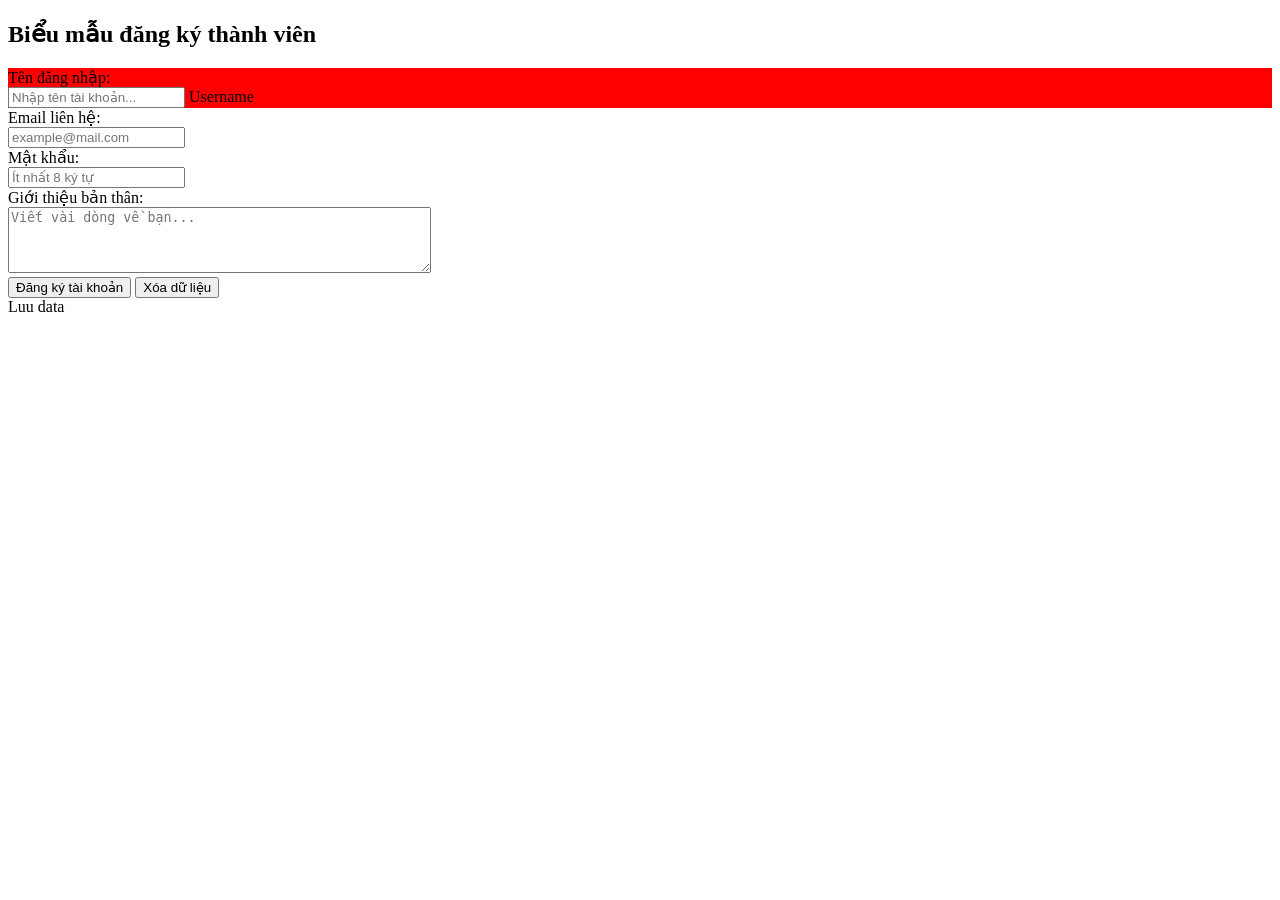
<file: form.html>
<!DOCTYPE html>
<html lang="en">

<head>
    <meta charset="UTF-8">
    <meta name="viewport" content="width=device-width, initial-scale=1.0">
    <title>HTML FORM</title>
</head>

<body>
    <section class="form-demo">
        <h2>Biểu mẫu đăng ký thành viên</h2>

        <form action="/submit-form" method="POST">
            <div class="form-group" style="background-color: red">
                <label for="username" title="Nhap ten">Tên đăng nhập:</label><br>
                <input type="text" id="username" name="username" placeholder="Nhập tên tài khoản..." required>
                <label id="username">Username</label>
            </div>
            <div class="form-group">
                <label for="user-email">Email liên hệ:</label><br>
                <input type="email" id="user-email" name="user_email" placeholder="example@mail.com" required>
            </div>
            <div class="form-group">
                <label for="pwd">Mật khẩu:</label><br>
                <input type="password" id="pwd" name="password" placeholder="Ít nhất 8 ký tự" required>
            </div>
            <!-- <div class="form-group">
                <label for="birthday">Ngày sinh:</label><br>
                <input type="date" id="birthday" name="birthday">
            </div> -->
            <!-- <div class="form-group">
                <p>Giới tính:</p>
                <input type="radio" id="male" name="gender" value="male">
                <label for="male">Nam</label>
                <input type="radio" id="female" name="gender" value="female">
                <label for="female">Nữ</label>
            </div> -->
            <!-- <div class="form-group">
                <p>Kỹ năng:</p>
                <input type="checkbox" id="skill1" name="skills" value="html">
                <label for="skill1">HTML</label>
                <input type="checkbox" id="skill2" name="skills" value="css">
                <label for="skill2">CSS</label>
                <input type="checkbox" id="skill3" name="skills" value="js">
                <label for="skill3">JavaScript</label>
            </div> -->
            <!-- <div class="form-group">
                <label for="city">Thành phố:</label>
                <select id="city" name="city">
                    <option value="hanoi">Hà Nội</option>
                    <option value="hcm">TP. Hồ Chí Minh</option>
                    <option value="danang">Đà Nẵng</option>
                </select>
            </div> -->
            <div class="form-group">
                <label for="bio">Giới thiệu bản thân:</label><br>
                <textarea id="bio" name="bio" rows="4" cols="50" placeholder="Viết vài dòng về bạn..."></textarea>
            </div>
            <div class="form-actions">
                <input type="submit" value="Đăng ký tài khoản" >
                <input type="reset" value="Xóa dữ liệu">
            </div>

            <div onclick="saveData()">Luu data</div>

            <!-- <img src="./assests/354912804_582013974090382_1597928518153411456_n.jpg" alt="Anh bi loi"/> -->
        </form>

        <script>
            const username = document.querySelector("#username").value;
            function saveData() {
                localStorage.setItem("username", username)
                console.log(username)
            }
        </script>
    </section>
</body>

</html>
</file>
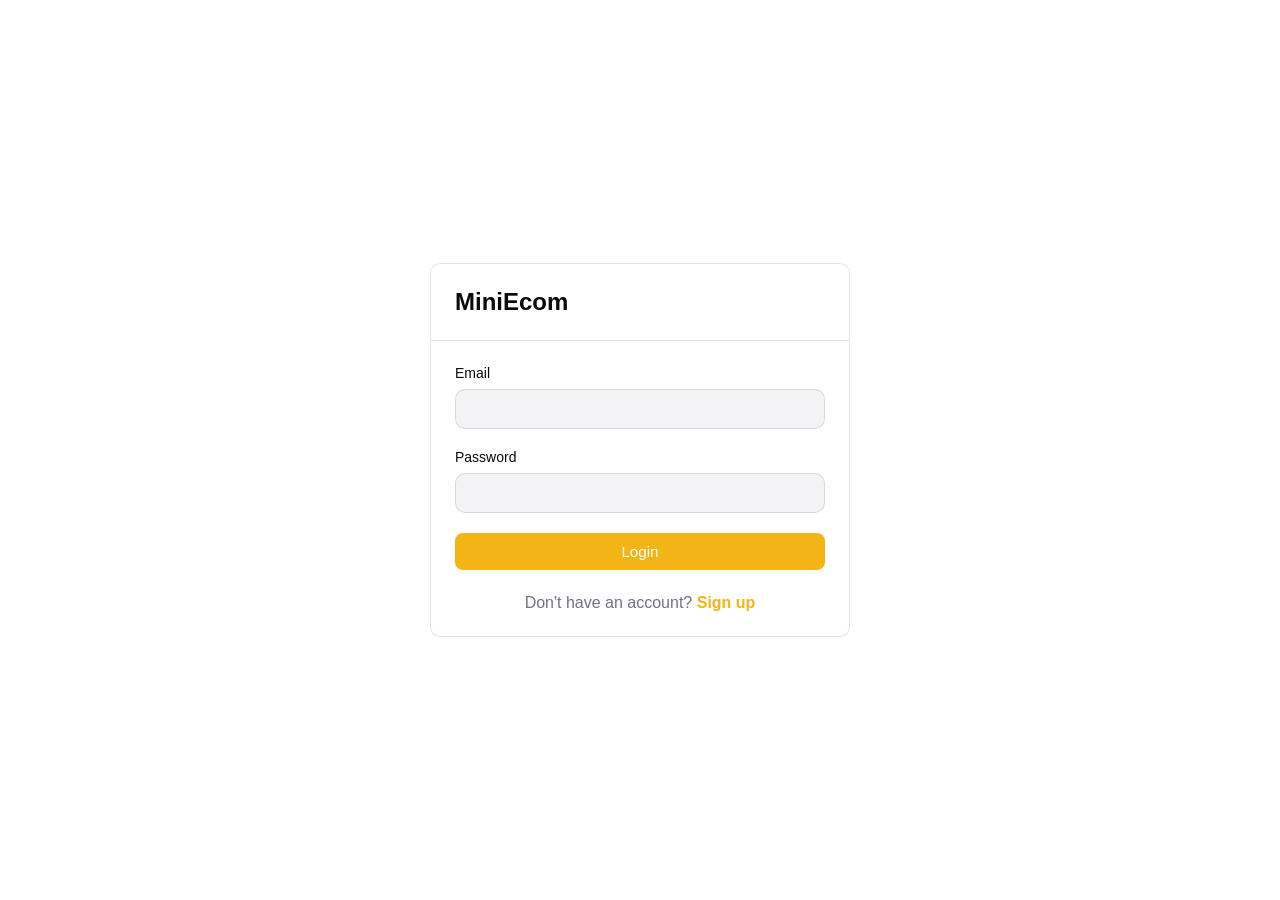
<file: mini-ecom/front-end/cart.html>
<!DOCTYPE html>
<html lang="en">
<head>
    <meta charset="UTF-8">
    <meta name="viewport" content="width=device-width, initial-scale=1.0">
    <title>Your Shopping Cart - MiniEcom</title>
    <link rel="stylesheet" href="style.css">
</head>
<body>
    

    <div class="container">
        <header class="cart-header-section">
            <h2>Your Cart</h2>
            <a href="/front-end/index.html" class="btn btn-outline">Back to Home</a>
        </header>

        <div id="cart-content">
            <!-- Cart items will be loaded here -->
            <div class="cart-layout">
                <div class="cart-table-card">
                    <table class="cart-table">
                        <thead>
                            <tr>
                                <th>Product</th>
                                <th>Price</th>
                                <th>Quantity</th>
                                <th>Total</th>
                                <th></th>
                            </tr>
                        </thead>
                        <tbody id="cart-items">
                            <!-- Items dynamically added -->
                        </tbody>
                    </table>
                </div>

                <div class="cart-summary">
                    <h2 class="summary-title">Order Summary</h2>
                    <div class="summary-row">
                        <span>Subtotal</span>
                        <span id="subtotal">$0.00</span>
                    </div>
                    <div class="summary-row">
                        <span>Shipping</span>
                        <span>Free</span>
                    </div>
                    <div class="summary-total">
                        <span>Total</span>
                        <span id="total-price">$0.00</span>
                    </div>
                    <button id="checkout-btn" class="btn btn-primary btn-block" style="margin-top: 1.5rem;">Proceed to Checkout</button>
                    <a href="index.html" class="btn btn-outline btn-block" style="margin-top: 0.75rem;">Continue Shopping</a>
                </div>
            </div>
        </div>
        
        <div id="empty-cart-msg" class="cart-empty" style="display: none;">
            <h3>Your cart is empty</h3>
            <p>Looks like you haven't added anything to your cart yet.</p>
            <a href="index.html" class="btn btn-primary" style="margin-top: 1.5rem;">Start Shopping</a>
        </div>
    </div>

    <script src="utils.js"></script>
    <script src="cart.js"></script>
</body>
</html>
</file>
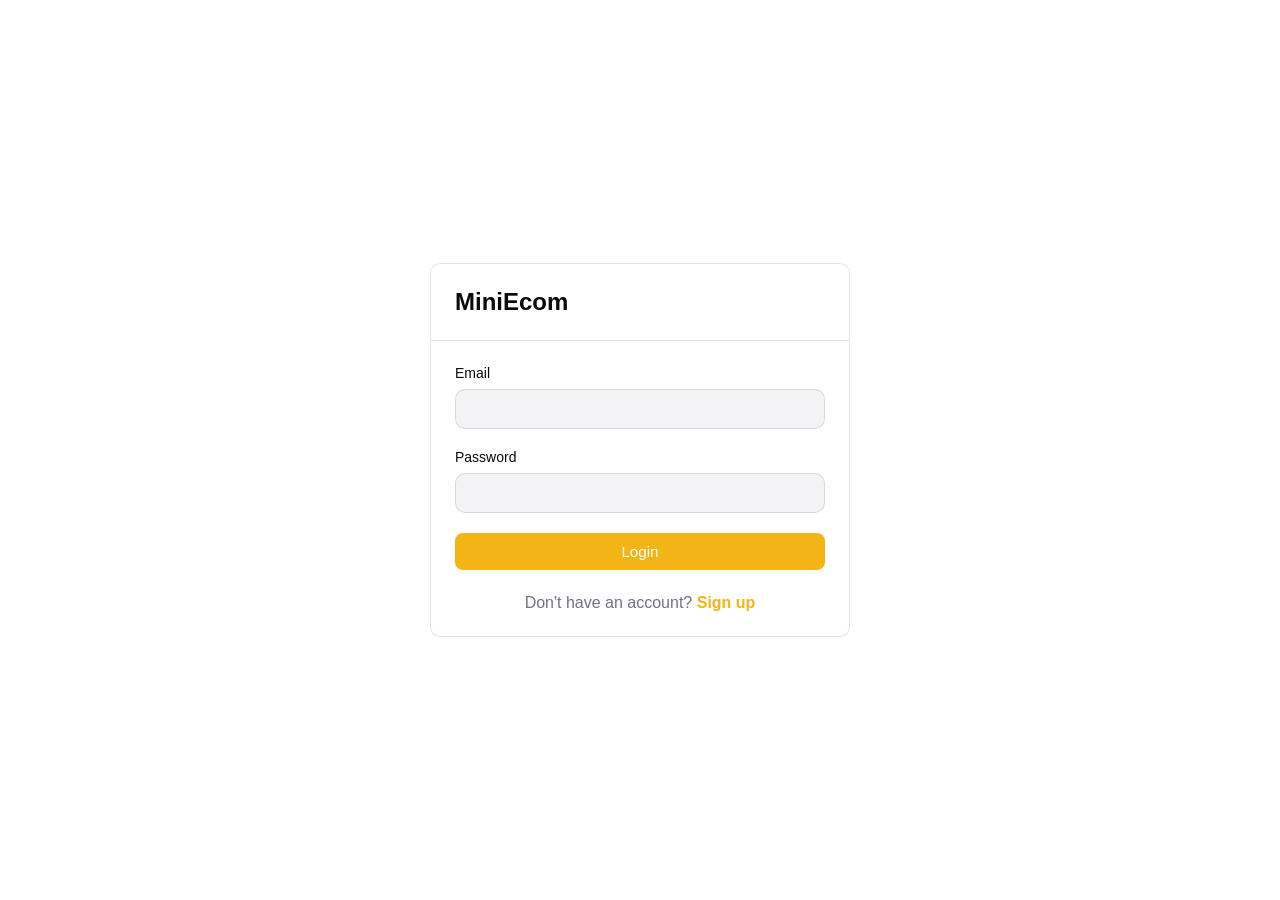
<file: mini-ecom/front-end/login.html>
<!DOCTYPE html>
<html lang="en">
<head>
    <meta charset="UTF-8">
    <meta name="viewport" content="width=device-width, initial-scale=1.0">
    <title>Login</title>
    <link rel="stylesheet" href="style.css">
</head>
<body>
    <div class="auth-container">
        <div class="card auth-card">
            <div class="card-header">
                <h2>
                    <a href="/front-end/index.html">MiniEcom</a>
                </h2>
            </div>
            <div class="card-body">
                <form id="login-form">
                    <div class="form-group">
                        <label for="email">Email</label>
                        <input type="email" id="email" name="email" placeholder="" required>
                    </div>

                    <div class="form-group">
                        <label for="password">Password</label>
                        <input type="password" id="password" name="password" placeholder="" required>
                    </div>

                    <button type="submit" class="btn btn-primary btn-block" id="login">Login</button>
                </form>
                <div class="form-footer">
                    Don't have an account? <a href="register.html" style="color: var(--secondary-background); font-weight: 600;">Sign up</a>
                </div>
            </div>
        </div>
    </div>

    <script src="utils.js"></script>
    <script src="login.js"></script>    
</body>
</html>
</file>
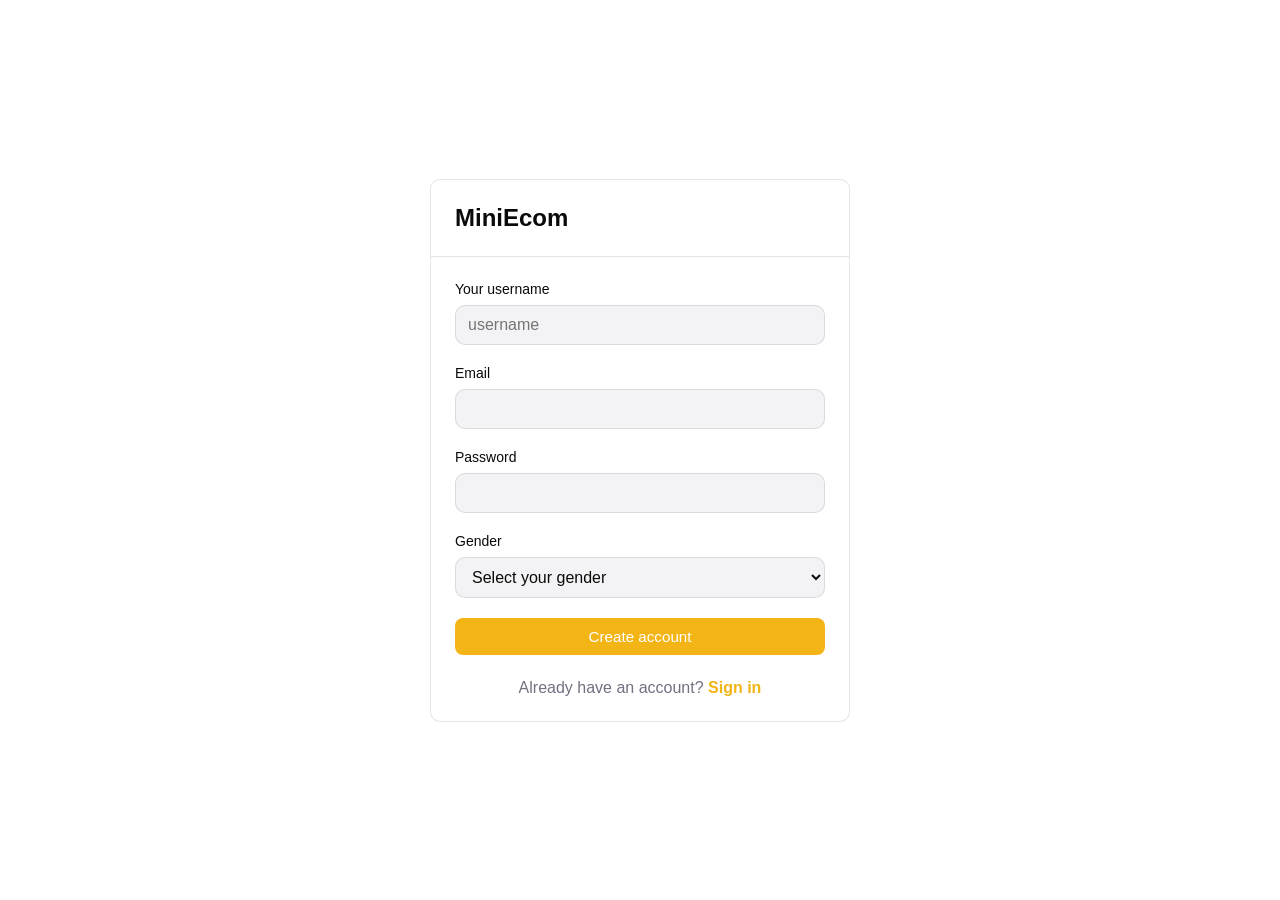
<file: mini-ecom/front-end/register.html>
<!DOCTYPE html>
<html lang="en">
<head>
    <meta charset="UTF-8">
    <meta name="viewport" content="width=device-width, initial-scale=1.0">
    <title>Register - MiniEcom</title>
    <link rel="stylesheet" href="style.css">
</head>
<body style="display: none;">

    <div class="auth-container">
        <div class="card auth-card">
            <div class="card-header">
                <h2>
                    <a href="/front-end/index.html">MiniEcom</a>
                </h2>
            </div>
            <div class="card-body">
                <form id="register-form">
                    <div class="form-group">
                        <label for="name">Your username</label>
                        <input type="text" id="name" name="name" placeholder="username" required>
                    </div>

                    <div class="form-group">
                        <label for="email">Email</label>
                        <input type="email" id="email" name="email" placeholder="" required>
                    </div>

                    <div class="form-group">
                        <label for="password">Password</label>
                        <input type="password" id="password" name="password" placeholder="" required>
                    </div>

                    <div class="form-group">
                        <label for="gender">Gender</label>
                        <select id="gender" name="gender" required>
                            <option value="" disabled selected>Select your gender</option>
                            <option value="MALE">Male</option>
                            <option value="FEMALE">Female</option>
                            <!-- <option value="OTHER">Other</option> -->
                        </select>
                    </div>

                    <button type="submit" class="btn btn-primary btn-block" id="register">Create account</button>
                </form>
                <div class="form-footer">
                    Already have an account? <a href="login.html" style="color: var(--secondary-background); font-weight: 600;">Sign in</a>
                </div>
            </div>
        </div>
    </div>

    <script src="utils.js"></script>
    <script src="register.js"></script>
</body>
</html>
</file>
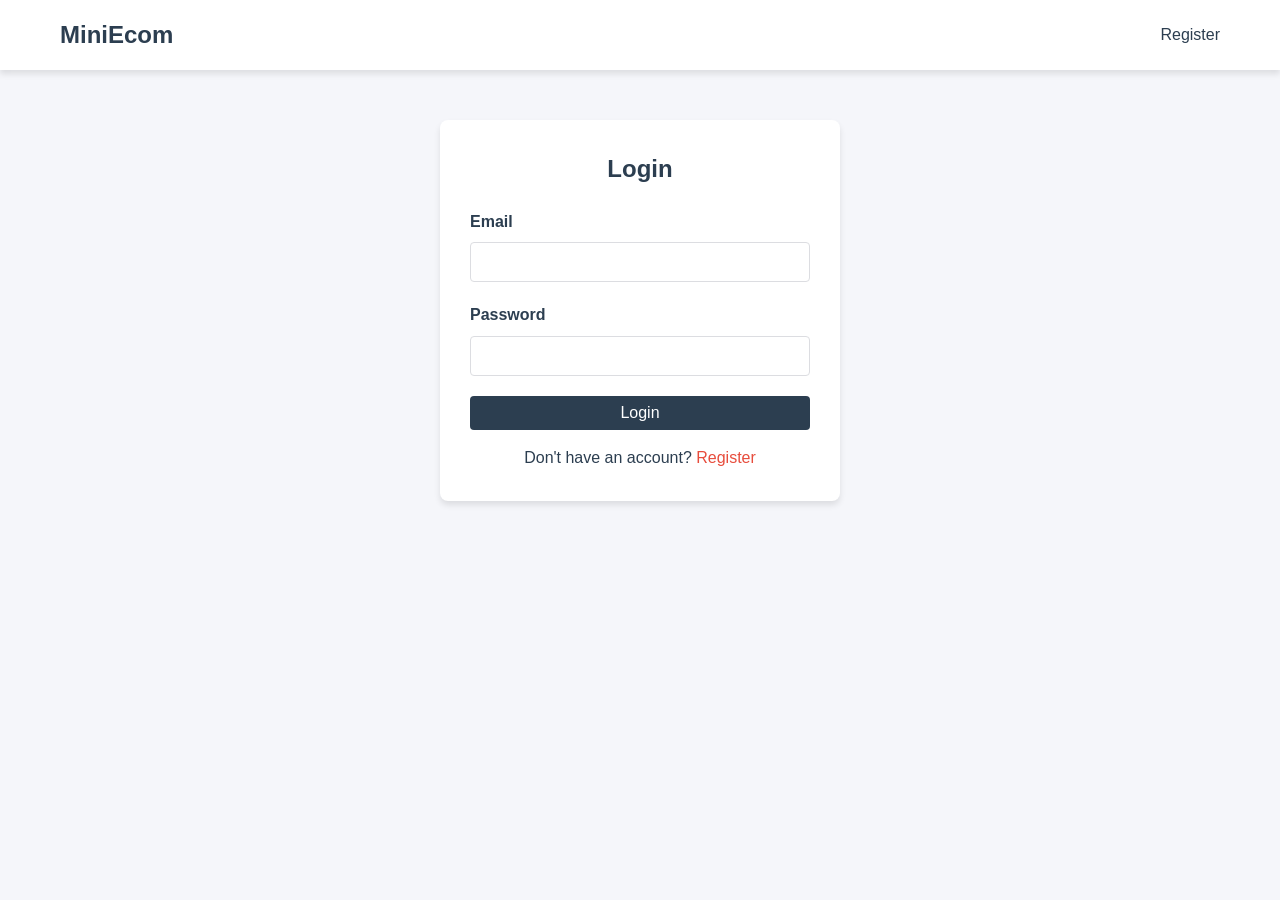
<file: mini-ecom/public/account.html>
<!DOCTYPE html>
<html lang="en">
<head>
    <meta charset="UTF-8">
    <meta name="viewport" content="width=device-width, initial-scale=1.0">
    <title>My Account - MiniEcom</title>
    <link rel="stylesheet" href="style.css">
</head>
<body>
    <nav class="navbar">
        <div class="container navbar-content">
            <a href="index.html" class="brand">MiniEcom</a>
            <div class="nav-menu">
                <a href="index.html" class="nav-item">Home</a>
                <!-- Auth Links -->
                <div id="authLinks" style="display: flex; gap: 20px;">
                    <a href="login.html" class="nav-item">Login</a>
                    <a href="register.html" class="nav-item">Register</a>
                </div>
                <!-- User Links (Hidden by default) -->
                <div id="userLinks" style="display: none; gap: 20px; align-items: center;">
                    <a href="cart.html" class="nav-item">Cart</a>
                    <a href="account.html" id="userName" style="font-weight: bold; color: var(--accent);"></a>
                    <a href="#" id="adminLink" class="nav-item hidden">Admin</a>
                    <a href="#" id="logoutBtn" class="nav-item">Logout</a>
                </div>
            </div>
        </div>
    </nav>

    <div class="container" style="margin-top: 40px;">
        <h2>My Account</h2>
        
        <div class="grid" style="grid-template-columns: 1fr 2fr; align-items: start;">
            <!-- Profile Section -->
            <div class="card p-3">
                <div class="card-body">
                    <h3>Profile Information</h3>
                    <div style="margin-top: 20px;">
                        <p><strong>Name:</strong> <span id="profileName">Loading...</span></p>
                        <p><strong>Email:</strong> <span id="profileEmail">Loading...</span></p>
                        <p><strong>Role:</strong> <span id="profileRole">Loading...</span></p>
                        <p><strong>Gender:</strong> <span id="profileGender">Loading...</span></p>
                    </div>
                </div>
            </div>

            <!-- Order History Section -->
            <div>
                <h3>Order History</h3>
                <div class="card" style="margin-top: 0; box-shadow: none; border: 1px solid var(--border);">
                    <div style="overflow-x: auto;">
                        <table class="table" style="margin-top: 0;">
                            <thead>
                                <tr>
                                    <th>Order ID</th>
                                    <th>Date</th>
                                    <th>Total</th>
                                    <th>Status</th>
                                    <th>Actions</th>
                                </tr>
                            </thead>
                            <tbody id="ordersTableBody">
                                <tr><td colspan="5">Loading orders...</td></tr>
                            </tbody>
                        </table>
                    </div>
                </div>
            </div>
        </div>
    </div>

    <!-- Order Details Modal -->
    <div id="orderModal" class="modal">
        <div class="modal-content">
            <span class="close" onclick="closeOrderModal()">&times;</span>
            <h2 id="orderModalTitle">Order Details</h2>
            <div id="orderItemsList"></div>
        </div>
    </div>

    <script src="utils.js"></script>
    <script src="account.js"></script>
</body>
</html>
</file>
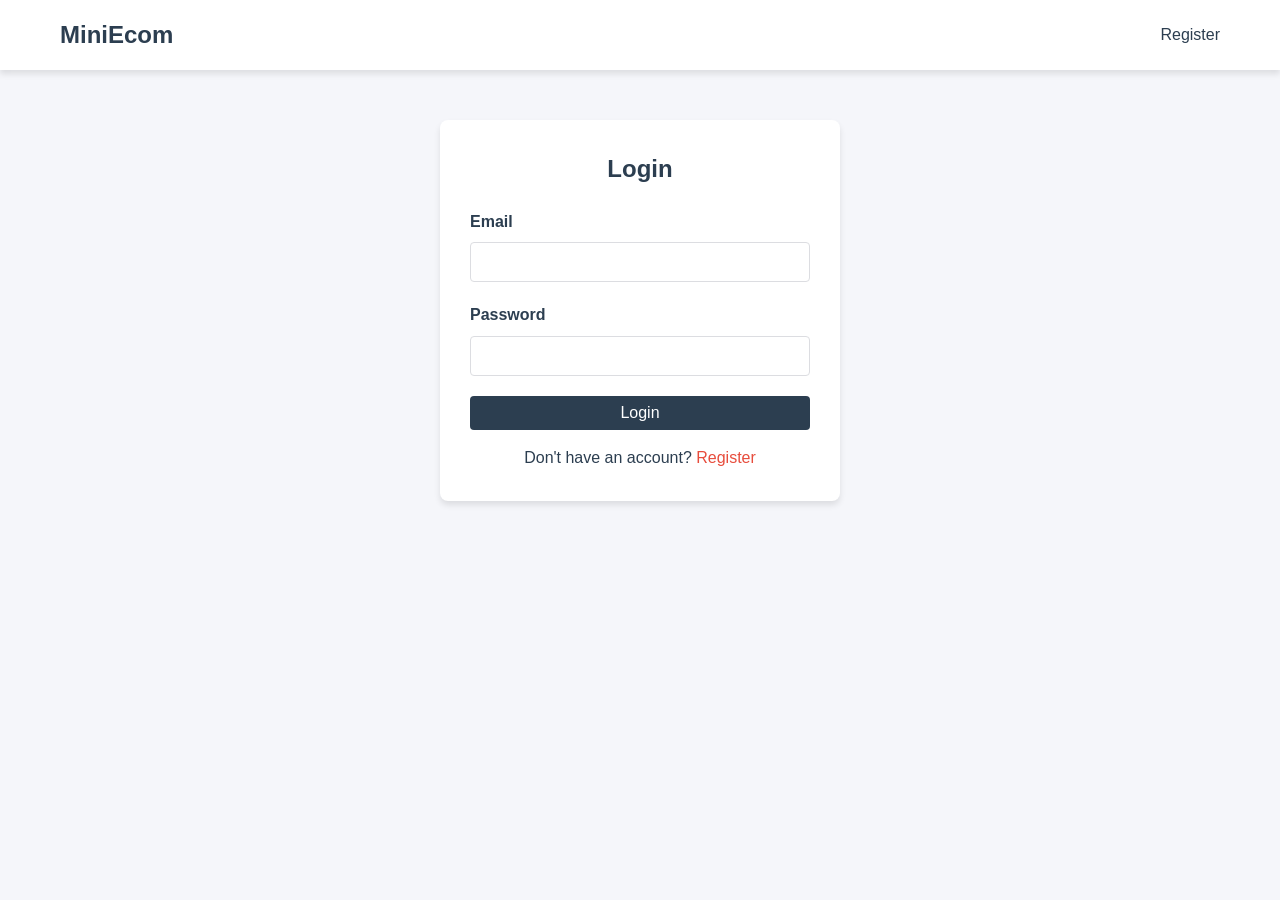
<file: mini-ecom/public/admin.html>
<!DOCTYPE html>
<html lang="en">
<head>
    <meta charset="UTF-8">
    <meta name="viewport" content="width=device-width, initial-scale=1.0">
    <title>Admin Dashboard - MiniEcom</title>
    <link rel="stylesheet" href="style.css">
    <style>
        .modal {
            display: none; 
            position: fixed; 
            z-index: 2000; 
            left: 0;
            top: 0;
            width: 100%; 
            height: 100%; 
            overflow: auto; 
            background-color: rgba(0,0,0,0.4); 
        }
        .modal-content {
            background-color: #fefefe;
            margin: 10% auto; 
            padding: 20px;
            border: 1px solid #888;
            width: 50%;
            border-radius: 8px;
        }
        .close {
            color: #aaa;
            float: right;
            font-size: 28px;
            font-weight: bold;
            cursor: pointer;
        }
        .close:hover,
        .close:focus {
            color: black;
            text-decoration: none;
            cursor: pointer;
        }
    </style>
</head>
<body>
    <nav class="navbar" style="background: #2c3e50; color: white;">
        <div class="container navbar-content">
            <a href="index.html" class="brand" style="color: white;">MiniEcom Admin</a>
            <div class="nav-menu">
                <a href="index.html" class="nav-item" style="color: #bdc3c7;">Back to Site</a>
                <a href="#" id="logoutBtn" class="nav-item" style="color: #e74c3c;">Logout</a>
            </div>
        </div>
    </nav>

    <div class="admin-layout">
        <aside class="sidebar">
            <div class="sidebar-menu">
                <a href="#" class="active" onclick="showSection('dashboard')">Dashboard</a>
                <a href="#" onclick="showSection('products')">Products</a>
                <a href="#" onclick="showSection('categories')">Categories</a>
                <a href="#" onclick="showSection('users')">Users</a>
                <a href="#" onclick="showSection('orders')">Orders</a>
            </div>
        </aside>

        <main class="main-content">
            <div id="dashboardSection">
                <h2>Dashboard Overview</h2>
                <p>Welcome to the admin panel.</p>
                <div class="grid">
                    <div class="card p-3">
                        <div class="card-body">
                            <h3>Products</h3>
                            <p id="totalProducts">Loading...</p>
                        </div>
                    </div>
                    <div class="card p-3">
                        <div class="card-body">
                            <h3>Orders</h3>
                            <p id="totalOrders">Loading...</p>
                        </div>
                    </div>
                    <div class="card p-3">
                        <div class="card-body">
                            <h3>Users</h3>
                            <p id="totalUsers">Loading...</p>
                        </div>
                    </div>
                </div>
            </div>

            <div id="productsSection" class="hidden">
                <div style="display: flex; justify-content: space-between; align-items: center;">
                    <h2>Products</h2>
                    <button class="btn btn-primary" onclick="openProductModal()">Add New Product</button>
                </div>
                <table class="table">
                    <thead>
                        <tr>
                            <th>ID</th>
                            <th>Name</th>
                            <th>Price</th>
                            <th>Stock</th>
                            <th>Category</th>
                            <th>Actions</th>
                        </tr>
                    </thead>
                    <tbody id="productsTableBody"></tbody>
                </table>
                 <div style="text-align: center; margin-top: 20px;">
                    <button id="prevProductPage" class="btn btn-outline" disabled>Prev</button>
                    <span id="productPageInfo"></span>
                    <button id="nextProductPage" class="btn btn-outline">Next</button>
                </div>
            </div>

            <div id="categoriesSection" class="hidden">
                <div style="display: flex; justify-content: space-between; align-items: center;">
                    <h2>Categories</h2>
                    <button class="btn btn-primary" onclick="openCategoryModal()">Add New Category</button>
                </div>
                <table class="table">
                    <thead>
                        <tr>
                            <th>ID</th>
                            <th>Name</th>
                            <th>Actions</th>
                        </tr>
                    </thead>
                    <tbody id="categoriesTableBody"></tbody>
                </table>
            </div>

            <div id="usersSection" class="hidden">
                <h2>Users</h2>
                <table class="table">
                    <thead>
                        <tr>
                            <th>ID</th>
                            <th>Name</th>
                            <th>Email</th>
                            <th>Role</th>
                            <th>Gender</th>
                            <th>Actions</th>
                        </tr>
                    </thead>
                    <tbody id="usersTableBody"></tbody>
                </table>
                <div style="text-align: center; margin-top: 20px;">
                    <button id="prevUserPage" class="btn btn-outline" disabled>Prev</button>
                    <span id="userPageInfo"></span>
                    <button id="nextUserPage" class="btn btn-outline">Next</button>
                </div>
            </div>

            <div id="ordersSection" class="hidden">
                <h2>Orders</h2>
                <table class="table">
                    <thead>
                        <tr>
                            <th>ID</th>
                            <th>User</th>
                            <th>Total</th>
                            <th>Status</th>
                            <th>Actions</th>
                        </tr>
                    </thead>
                    <tbody id="ordersTableBody"></tbody>
                </table>
            </div>
        </main>
    </div>

    <!-- Product Modal -->
    <div id="productModal" class="modal">
        <div class="modal-content">
            <span class="close" onclick="closeProductModal()">&times;</span>
            <h2 id="productModalTitle">Add/Edit Product</h2>
            <form id="productForm">
                <input type="hidden" id="productId">
                <div class="form-group">
                    <label>Name</label>
                    <input type="text" id="productName" class="form-control" required>
                </div>
                <div class="form-group">
                    <label>Description</label>
                    <textarea id="productDesc" class="form-control" required></textarea>
                </div>
                <div class="form-group">
                    <label>Price</label>
                    <input type="number" id="productPrice" class="form-control" required step="0.01">
                </div>
                <div class="form-group">
                    <label>Stock</label>
                    <input type="number" id="productStock" class="form-control" required>
                </div>
                <div class="form-group">
                    <label>Category</label>
                    <select id="productCategory" class="form-control" required></select>
                </div>
                <button type="submit" class="btn btn-primary">Save</button>
            </form>
            
            <div id="productAssetsSection" class="hidden mt-3">
                <h3>Product Assets (Images)</h3>
                <div id="productAssetsList" style="display: flex; gap: 10px; flex-wrap: wrap; margin-bottom: 15px;"></div>
                <form id="assetForm" style="display: flex; gap: 10px;">
                    <input type="text" id="assetUrl" placeholder="Image URL" class="form-control" style="flex: 1;">
                    <button type="submit" class="btn btn-primary">Add Image</button>
                </form>
            </div>
        </div>
    </div>

    <!-- Category Modal -->
    <div id="categoryModal" class="modal">
        <div class="modal-content">
            <span class="close" onclick="closeCategoryModal()">&times;</span>
            <h2 id="categoryModalTitle">Add/Edit Category</h2>
            <form id="categoryForm">
                <input type="hidden" id="categoryId">
                <div class="form-group">
                    <label>Name</label>
                    <input type="text" id="categoryName" class="form-control" required>
                </div>
                <button type="submit" class="btn btn-primary">Save</button>
            </form>
        </div>
    </div>

    <!-- User Modal -->
    <div id="userModal" class="modal">
        <div class="modal-content">
            <span class="close" onclick="closeUserModal()">&times;</span>
            <h2 id="userModalTitle">Edit User</h2>
            <form id="userForm">
                <input type="hidden" id="userId">
                <div class="form-group">
                    <label>Name</label>
                    <input type="text" id="userName" class="form-control" required>
                </div>
                <div class="form-group">
                    <label>Email</label>
                    <input type="email" id="userEmail" class="form-control" readonly>
                </div>
                 <div class="form-group">
                    <label>Role</label>
                    <select id="userRole" required>
                        <option value="USER">User</option>
                        <option value="SELLER">Seller</option>
                    </select>
                </div>
                 <div class="form-group">
                    <label>Gender</label>
                    <select id="userGender" class="form-control">
                        <option value="MALE">Male</option>
                        <option value="FEMALE">Female</option>
                        <option value="OTHER">Other</option>
                    </select>
                </div>
                <button type="submit" class="btn btn-primary">Save</button>
            </form>
        </div>
    </div>

    <script src="utils.js"></script>
    <script src="admin.js"></script>
</body>
</html>
</file>
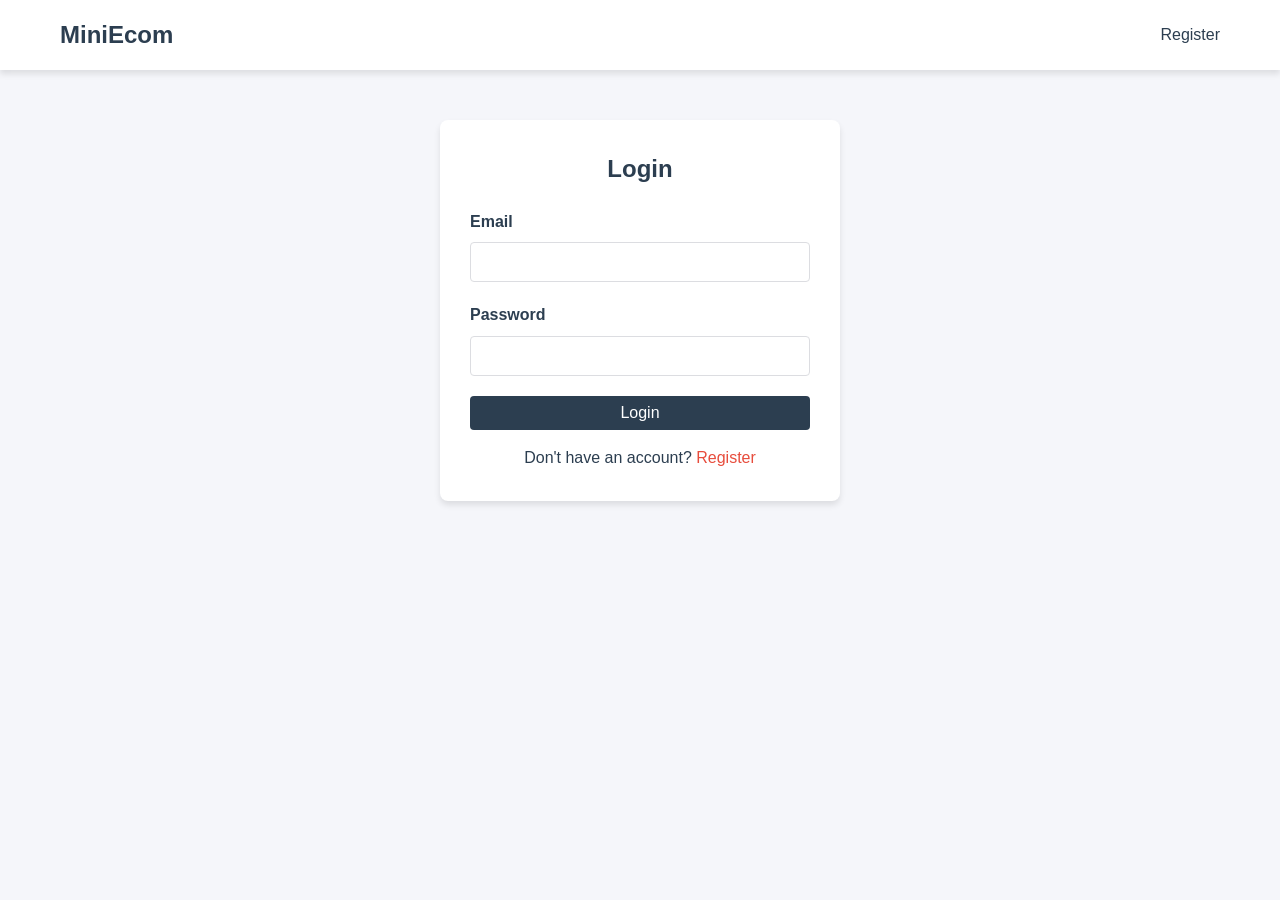
<file: mini-ecom/public/cart.html>
<!DOCTYPE html>
<html lang="en">
<head>
    <meta charset="UTF-8">
    <meta name="viewport" content="width=device-width, initial-scale=1.0">
    <title>Your Cart - MiniEcom</title>
    <link rel="stylesheet" href="style.css">
</head>
<body>
    <nav class="navbar">
        <div class="container navbar-content">
            <a href="index.html" class="brand">MiniEcom</a>
            <div class="nav-menu">
                <a href="index.html" class="nav-item">Products</a>
                <a href="cart.html" class="nav-item active" style="color: var(--accent);">Cart</a>
            </div>
        </div>
    </nav>

    <div class="container">
        <h2 style="margin: 30px 0;">Shopping Cart</h2>
        
        <table class="table" id="cartTable">
            <thead>
                <tr>
                    <th>Product</th>
                    <th>Price</th>
                    <th>Quantity</th>
                    <th>Total</th>
                    <th>Action</th>
                </tr>
            </thead>
            <tbody id="cartBody">
                <!-- Cart items -->
            </tbody>
        </table>

        <div style="text-align: right; margin-top: 20px;">
            <h3>Total: <span id="cartTotal">$0.00</span></h3>
            <button id="checkoutBtn" class="btn btn-primary" style="margin-top: 10px;">Checkout</button>
        </div>
    </div>

    <script src="utils.js"></script>
    <script src="cart.js"></script>
</body>
</html>
</file>
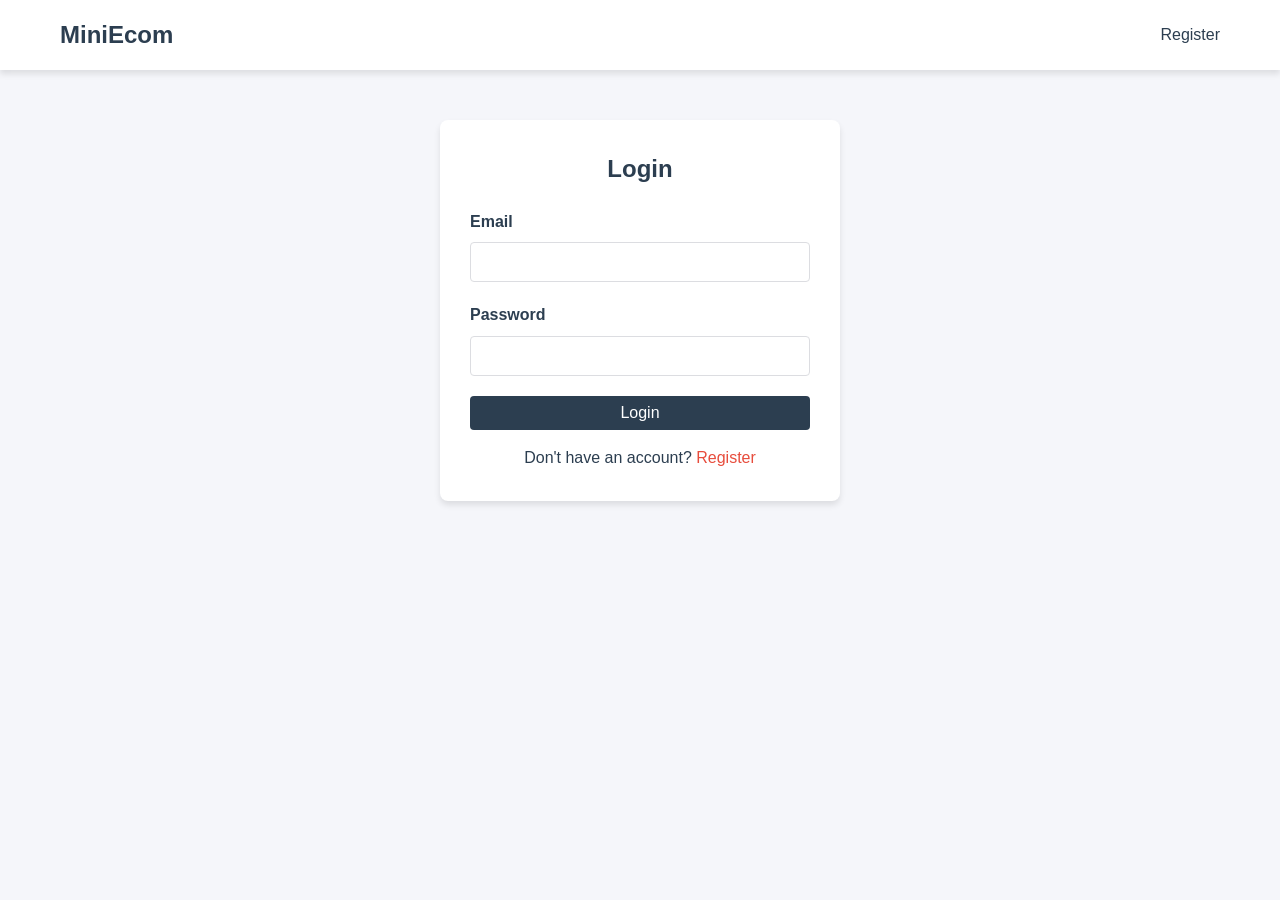
<file: mini-ecom/public/login.html>
<!DOCTYPE html>
<html lang="en">
<head>
    <meta charset="UTF-8">
    <meta name="viewport" content="width=device-width, initial-scale=1.0">
    <title>Login - MiniEcom</title>
    <link rel="stylesheet" href="style.css">
</head>
<body>
    <nav class="navbar">
        <div class="container navbar-content">
            <a href="index.html" class="brand">MiniEcom</a>
            <div class="nav-menu">
                <a href="register.html" class="nav-item">Register</a>
            </div>
        </div>
    </nav>

    <div class="container">
        <div class="form-container">
            <h2 style="text-align: center; margin-bottom: 20px;">Login</h2>
            <form id="loginForm">
                <div class="form-group">
                    <label for="email">Email</label>
                    <input type="email" id="email" class="form-control" required>
                </div>
                <div class="form-group">
                    <label for="password">Password</label>
                    <input type="password" id="password" class="form-control" required>
                </div>
                <button type="submit" class="btn btn-primary" style="width: 100%;">Login</button>
            </form>
            <p class="mt-3 text-center" style="margin-top: 15px; text-align: center;">
                Don't have an account? <a href="register.html" style="color: var(--accent);">Register</a>
            </p>
        </div>
    </div>

    <script src="utils.js"></script>
    <script src="login.js"></script>
</body>
</html>
</file>
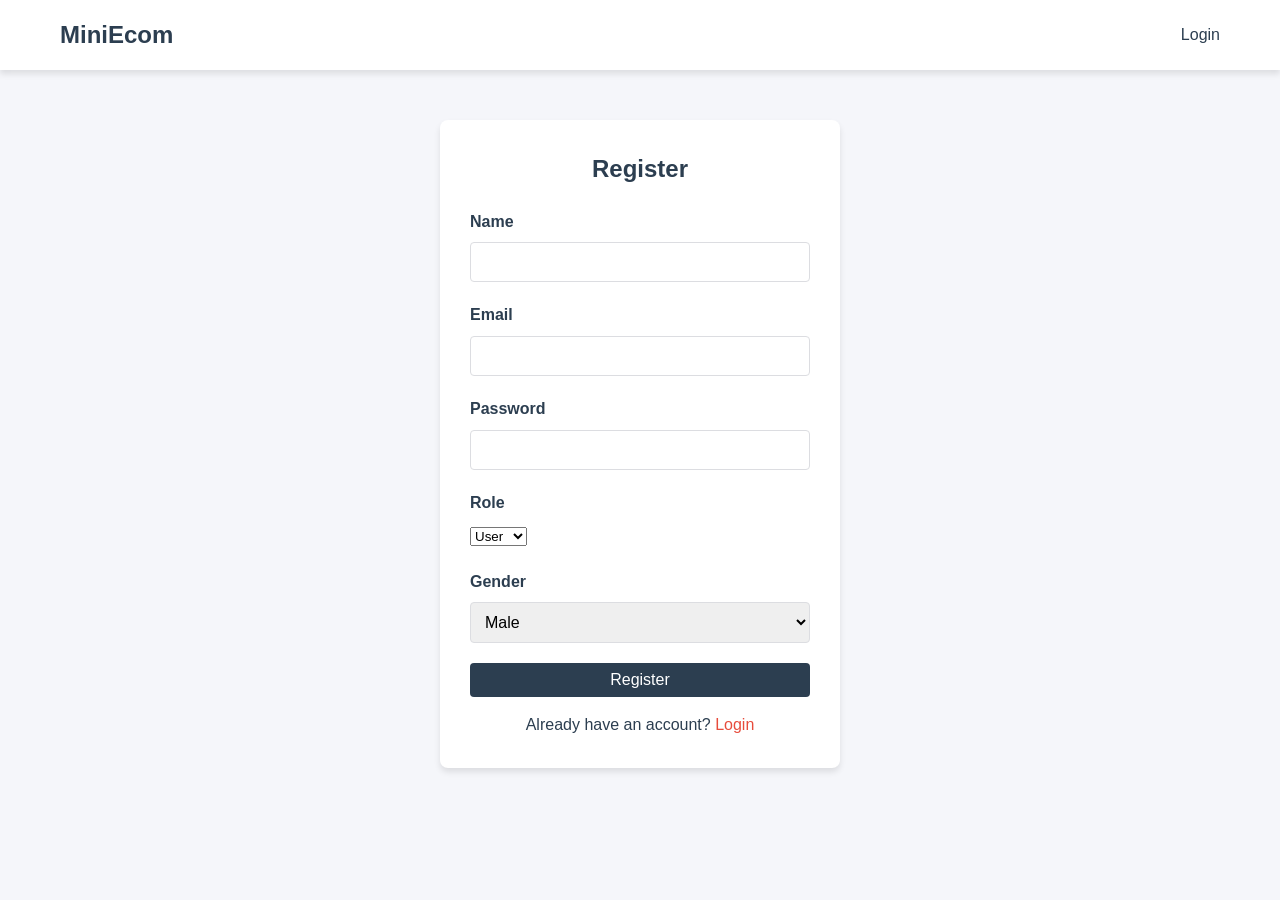
<file: mini-ecom/public/register.html>
<!DOCTYPE html>
<html lang="en">
<head>
    <meta charset="UTF-8">
    <meta name="viewport" content="width=device-width, initial-scale=1.0">
    <title>Register - MiniEcom</title>
    <link rel="stylesheet" href="style.css">
</head>
<body>
    <nav class="navbar">
        <div class="container navbar-content">
            <a href="index.html" class="brand">MiniEcom</a>
            <div class="nav-menu">
                <a href="login.html" class="nav-item">Login</a>
            </div>
        </div>
    </nav>

    <div class="container">
        <div class="form-container">
            <h2 style="text-align: center; margin-bottom: 20px;">Register</h2>
            <form id="registerForm">
                <div class="form-group">
                    <label for="name">Name</label>
                    <input type="text" id="name" class="form-control" required>
                </div>
                <div class="form-group">
                    <label for="email">Email</label>
                    <input type="email" id="email" class="form-control" required>
                </div>
                <div class="form-group">
                    <label for="password">Password</label>
                    <input type="password" id="password" class="form-control" required>
                </div>
                <div class="form-group">
                    <label for="role">Role</label>
                    <select id="role" name="role" required>
                        <option value="USER">User</option>
                        <option value="SELLER">Seller</option>
                    </select>
                </div>
                <div class="form-group">
                    <label for="gender">Gender</label>
                    <select id="gender" class="form-control">
                        <option value="MALE">Male</option>
                        <option value="FEMALE">Female</option>
                        <option value="OTHER">Other</option>
                    </select>
                </div>
                <button type="submit" class="btn btn-primary" style="width: 100%;">Register</button>
            </form>
            <p class="mt-3 text-center" style="margin-top: 15px; text-align: center;">
                Already have an account? <a href="login.html" style="color: var(--accent);">Login</a>
            </p>
        </div>
    </div>

    <script src="utils.js"></script>
    <script src="register.js"></script>
</body>
</html>
</file>
<file: mini-ecom/front-end/style.css>
* {
    margin: 0;
    padding: 0;
    box-sizing: border-box;;
}

:root {
  --font-size: 16px;
  --background: #ffffff;
  --secondary-background: #f3b416;
  --foreground: oklch(0.145 0 0);
  --card: #ffffff;
  --card-foreground: oklch(0.145 0 0);
  --popover: oklch(1 0 0);
  --popover-foreground: oklch(0.145 0 0);
  --primary: #030213;
  --primary-foreground: oklch(1 0 0);
  --secondary: oklch(0.95 0.0058 264.53);
  --secondary-foreground: #030213;
  --muted: #ececf0;
  --muted-foreground: #717182;
  --accent: #e9ebef;
  --accent-foreground: #030213;
  --destructive: #d4183d;
  --destructive-foreground: #ffffff;
  --border: rgba(0, 0, 0, 0.1);
  --input: transparent;
  --input-background: #f3f3f5;
  --switch-background: #cbced4;
  --font-weight-medium: 500;
  --font-weight-normal: 400;
  --ring: oklch(0.708 0 0);
  --chart-1: oklch(0.646 0.222 41.116);
  --chart-2: oklch(0.6 0.118 184.704);
  --chart-3: oklch(0.398 0.07 227.392);
  --chart-4: oklch(0.828 0.189 84.429);
  --chart-5: oklch(0.769 0.188 70.08);
  --radius: 0.625rem;
  --sidebar: oklch(0.985 0 0);
  --sidebar-foreground: oklch(0.145 0 0);
  --sidebar-primary: #030213;
  --sidebar-primary-foreground: oklch(0.985 0 0);
  --sidebar-accent: oklch(0.97 0 0);
  --sidebar-accent-foreground: oklch(0.205 0 0);
  --sidebar-border: oklch(0.922 0 0);
  --sidebar-ring: oklch(0.708 0 0);
}

body {
    font-family: Arial, Helvetica, sans-serif;
    background-color: var(--background);
    color: var(--foreground);
}

a {
    text-decoration: none;
    color: inherit;
}

ul {
    list-style: none;
}


.container {
    max-width: 1200px;
    margin: 0 auto;
    padding: 0 0.5rem;
}

nav {
    background-color: var(--background);
    position: sticky;
    top: 0;
    z-index: 1000;
    padding: 0 0.5rem;
    border-bottom: 1px solid var(--border);
}

.brand {
    font-size: var(--font-size);
    font-weight: bold;
    color: var(--primary);
}

.navbar-content {
    display: flex;
    justify-content: space-between;
    align-items: center;
    padding: 1rem 0;
    background-color: var(--background);
}

.nav-links {
    display: flex;
    gap: 1rem;
}

.auth-links {
    display: flex;
    gap: 1rem;
}

.links {
    cursor: pointer;
}

.links a {
    padding: 0.5rem 1.5rem;
    /* background-color: var(--secondary-background); */
    color: var(--primary);
    border-radius: 0.5rem;
    cursor: pointer;
}


.user-links {
    display: none;
    /* gap: 1rem; */
}

.admin-links {
    display: none;
}

/* Category */
.main-layout {
    display: flex;
    gap: 30px;
    margin-top: 30px;
    align-items: flex-start;
}

.sidebar-categories {
    width: 260px;
    flex-shrink: 0;
    background: var(--card);
    padding: 1.5rem;
    border-radius: var(--radius);
    height: fit-content;
    position: sticky;
    top: 80px; 
    border: 1px solid var(--border); 
}

.sidebar-categories h2 {
    margin-bottom: 1.25rem;
    padding-bottom: 0.75rem;
    border-bottom: 1px solid var(--border);
    font-size: 1.1rem;
    font-weight: 600;
    color: var(--foreground);
    text-transform: uppercase;
    letter-spacing: 0.05em;
}

.category-list {
    display: flex;
    flex-direction: column;
    gap: 0.25rem;
}

.category-list li {
    margin: 0;
}

.category-list a {
    display: block;
    padding: 0.75rem 1rem;
    border-radius: var(--radius);
    color: var(--muted-foreground);
    font-weight: var(--font-weight-medium);
    border: 1px solid transparent; 
}

.category-list a:hover {
    background-color: var(--accent);
    color: var(--foreground);
}

.category-list a.active {
    background-color: var(--secondary-background); 
    color: #ffffff;
    font-weight: 600;
}

.category-list a.active:hover {
    transform: none; 
    opacity: 0.95;
}

/* Search section */
.product-section {
    flex: 1;
}

.search-section {
    display: flex;
    gap: 1rem; 
    margin-bottom: 0.5rem; 
    background: var(--card);
    border-radius: 0.5rem;
}

.search-section input {
    flex: 1; 
    padding: 0.5rem 1rem;
    border: 1px solid var(--border);
    border-radius: var(--radius);
    outline: none;
    font-size: 1rem;
    transition: all 0.2s ease;
    /* background-color: var(--input-ba ckground); */
    color: var(--foreground);
}

.search-section input:focus {
    border-color: var(--secondary-background); 
    box-shadow: 0 0 0 2px rgba(22, 89, 243, 0.2); 
    background-color: var(--background);
}

.search-section input::placeholder {
    color: var(--muted-foreground);
}

/* Buttons */
.btn {
    display: inline-flex;
    align-items: center;
    justify-content: center;
    padding: 10px 20px;
    font-weight: var(--font-weight-medium);
    border-radius: 0.5rem;
    cursor: pointer;
    border: none;
    font-size: 0.95rem;
    line-height: normal;
}

.btn-primary {
    background-color: var(--secondary-background); 
    color: #ffffff;
}

.btn-primary:hover {
    background-color: #1a4fd6; 
    transform: translateY(-1px);
}

.btn-primary:active {
    transform: translateY(0);
}

.btn-outline {
    background-color: transparent;
    border: 1px solid var(--border);
    color: var(--foreground);
}

.btn-outline:hover {
    background-color: var(--accent);
    color: var(--accent-foreground);
    border-color: var(--accent);
}

.btn:disabled {
    opacity: 0.5;
    cursor: not-allowed;
    pointer-events: none;
}

/* Products */
.product-grid {
    display: grid;
    grid-template-columns: repeat(auto-fill, minmax(200px, 1fr));
    gap: 1rem;
}

.product-card {
    background-color: var(--card);
    border-radius: var(--radius);
    padding: 1rem;
    box-shadow: var(--shadow);
    transition: all 0.2s ease;
}

.product-card:hover {
    transform: translateY(-1px);
    box-shadow: var(--shadow-hover);
}

.product-image {
    width: 100%;
    height: 200px;
    object-fit: cover;
    border-radius: var(--radius);
    margin-bottom: 1rem;
}

.product-info {
    display: flex;
    flex-direction: column;
    gap: 0.5rem;
}

.product-name {
    font-size: 1.1rem;
    font-weight: 600;
    color: var(--foreground);
}

.product-description {
    font-size: 0.9rem;
    color: var(--muted-foreground);
    display: -webkit-box;
    -webkit-line-clamp: 2;
    -webkit-box-orient: vertical;
    overflow: hidden;
    text-overflow: ellipsis;
}

.product-price {
    font-size: 1.2rem;
    font-weight: 600;
    color: var(--secondary-background);
}

/* Pagination */
.pagination {
    display: flex;
    justify-content: center;
    align-items: center;
    gap: 1rem;
    margin-top: 2rem;
}

/* Card */
.card {
    background-color: var(--card);
    border-radius: var(--radius);
    border: 1px solid var(--border);
    overflow: hidden;
}

.card-header {
    padding: 1.5rem;
    border-bottom: 1px solid var(--border);
}

.card-title {
    font-size: 1.25rem;
    font-weight: 600;
    color: var(--foreground);
}

.card-body {
    padding: 1.5rem;
}

/* Form */
.form-group {
    margin-bottom: 1.25rem;
}

.form-group label {
    display: block;
    font-size: 0.875rem;
    font-weight: var(--font-weight-medium);
    margin-bottom: 0.5rem;
    color: var(--foreground);
}

.form-group input,
.form-group select {
    width: 100%;
    padding: 0.625rem 0.75rem;
    border: 1px solid var(--border);
    border-radius: var(--radius);
    background-color: var(--input-background);
    color: var(--foreground);
    font-size: 1rem;
    transition: all 0.2s ease;
}

.form-group input:focus,
.form-group select:focus {
    outline: none;
    border-color: var(--secondary-background);
    box-shadow: 0 0 0 2px rgba(243, 180, 22, 0.1);
    background-color: var(--background);
}

.form-footer {
    margin-top: 1.5rem;
    text-align: center;
    color: var(--muted-foreground);
}

.btn-block {
    width: 100%;
}

/* Auth Pages Style */
.auth-container {
    min-height: 100vh;
    display: flex;
    align-items: center;
    justify-content: center;
    padding: 20px;
}

.auth-card {
    width: 100%;
    max-width: 420px;
    border: 1px solid var(--border);

}


/* Cart */
.cart-header-section {
    margin: 2rem 0;
}

.cart-layout {
    display: grid;
    grid-template-columns: 1fr 350px;
    gap: 2rem;
    align-items: flex-start;
}

.cart-table-card {
    background-color: var(--card);
    border-radius: var(--radius);
    border: 1px solid var(--border);
    overflow-x: auto;
}

.cart-table {
    width: 100%;
    border-collapse: collapse;
    min-width: 600px;
}

.cart-table th,
.cart-table td {
    padding: 1.25rem 1rem;
    text-align: left;
    border-bottom: 1px solid var(--border);
}

.cart-table th {
    background-color: var(--input-background);
    font-size: 0.875rem;
    font-weight: 600;
    color: var(--muted-foreground);
    text-transform: uppercase;
    letter-spacing: 0.05em;
}

.cart-item-detail {
    display: flex;
    align-items: center;
    gap: 1rem;
}

.cart-item-image {
    width: 60px;
    height: 60px;
    border-radius: var(--radius);
    object-fit: cover;
    background-color: var(--input-background);
}

.cart-item-name {
    font-weight: 600;
    color: var(--foreground);
    display: block;
    margin-bottom: 0.25rem;
}

.cart-item-price {
    color: var(--muted-foreground);
    font-size: 0.875rem;
}

.quantity-input {
    width: 70px;
    padding: 0.5rem;
    border: 1px solid var(--border);
    border-radius: var(--radius);
    text-align: center;
}

.btn-remove {
    color: var(--destructive);
    background: transparent;
    border: none;
    cursor: pointer;
    font-size: 0.875rem;
    font-weight: 600;
}

.btn-remove:hover {
    text-decoration: underline;
}

.cart-summary {
    background-color: var(--card);
    border-radius: var(--radius);
    border: 1px solid var(--border);
    padding: 1.5rem;
    position: sticky;
    top: 100px;
}

.summary-title {
    font-size: 1.25rem;
    font-weight: 600;
    margin-bottom: 1.5rem;
    padding-bottom: 1rem;
    border-bottom: 1px solid var(--border);
}

.summary-row {
    display: flex;
    justify-content: space-between;
    margin-bottom: 1rem;
    color: var(--muted-foreground);
}

.summary-total {
    display: flex;
    justify-content: space-between;
    margin-top: 1rem;
    padding-top: 1rem;
    border-top: 1px solid var(--border);
    font-weight: 700;
    font-size: 1.25rem;
    color: var(--foreground);
}

.cart-empty {
    text-align: center;
    padding: 4rem 2rem;
    background-color: var(--card);
    border-radius: var(--radius);
    border: 1px solid var(--border);
}

.cart-empty h3 {
    margin-bottom: 1rem;
}

@media (max-width: 992px) {
    .cart-layout {
        grid-template-columns: 1fr;
    }
}
</file>
<file: mini-ecom/public/style.css>
:root {
    --primary: #2c3e50;
    --secondary: #95a5a6;
    --accent: #e74c3c;
    --bg: #f5f6fa;
    --white: #ffffff;
    --text: #2c3e50;
    --border: #dcdde1;
    --shadow: 0 4px 6px rgba(0,0,0,0.1);
}

* {
    box-sizing: border-box;
    margin: 0;
    padding: 0;
}

body {
    font-family: 'Segoe UI', Tahoma, Geneva, Verdana, sans-serif;
    background-color: var(--bg);
    color: var(--text);
    line-height: 1.6;
}

a {
    text-decoration: none;
    color: inherit;
}

ul {
    list-style: none;
}

.container {
    max-width: 1200px;
    margin: 0 auto;
    padding: 0 20px;
}

/* Main Layout with Sidebar */
.main-layout {
    display: flex;
    gap: 30px;
    margin-top: 30px;
}

.sidebar-categories {
    width: 250px;
    flex-shrink: 0;
    background: var(--white);
    padding: 20px;
    border-radius: 8px;
    box-shadow: var(--shadow);
    height: fit-content;
}

.sidebar-categories h3 {
    margin-bottom: 15px;
    padding-bottom: 10px;
    border-bottom: 2px solid var(--bg);
}

.sidebar-categories ul li {
    margin-bottom: 10px;
}

.sidebar-categories a {
    display: block;
    padding: 8px 12px;
    border-radius: 4px;
    transition: background 0.2s;
    color: var(--text);
}

.sidebar-categories a:hover, .sidebar-categories a.active {
    background-color: var(--bg);
    color: var(--accent);
    font-weight: 500;
}

.product-section {
    flex: 1;
}

/* Navbar */
.navbar {
    background-color: var(--white);
    padding: 1rem 0;
    box-shadow: var(--shadow);
    position: sticky;
    top: 0;
    z-index: 1000;
}

.navbar-content {
    display: flex;
    justify-content: space-between;
    align-items: center;
}

.brand {
    font-size: 1.5rem;
    font-weight: bold;
    color: var(--primary);
}

.nav-menu {
    display: flex;
    gap: 20px;
    align-items: center;
}

.nav-item {
    position: relative;
    cursor: pointer;
    font-weight: 500;
}

.nav-item:hover {
    color: var(--accent);
}

/* Dropdown */
.dropdown-content {
    display: none;
    position: absolute;
    background-color: var(--white);
    min-width: 160px;
    box-shadow: var(--shadow);
    top: 100%;
    left: 0;
    border-radius: 4px;
    padding: 10px 0;
    z-index: 1001;
}

.dropdown:hover .dropdown-content {
    display: block;
}

.dropdown-content a {
    display: block;
    padding: 10px 20px;
}

.dropdown-content a:hover {
    background-color: var(--bg);
    color: var(--accent);
}

/* Auth Buttons */
.btn {
    padding: 8px 16px;
    border-radius: 4px;
    border: none;
    cursor: pointer;
    font-size: 1rem;
    transition: background 0.3s;
}

.btn-primary {
    background-color: var(--primary);
    color: var(--white);
}

.btn-primary:hover {
    background-color: #34495e;
}

.btn-accent {
    background-color: var(--accent);
    color: var(--white);
}

.btn-outline {
    border: 2px solid var(--primary);
    color: var(--primary);
    background: transparent;
}

/* Forms */
.form-container {
    max-width: 400px;
    margin: 50px auto;
    background: var(--white);
    padding: 30px;
    border-radius: 8px;
    box-shadow: var(--shadow);
}

.form-group {
    margin-bottom: 20px;
}

.form-group label {
    display: block;
    margin-bottom: 8px;
    font-weight: 600;
}

.form-control {
    width: 100%;
    padding: 10px;
    border: 1px solid var(--border);
    border-radius: 4px;
    font-size: 1rem;
}

.form-control:focus {
    outline: none;
    border-color: var(--primary);
}

/* Grid System */
.grid {
    display: grid;
    grid-template-columns: repeat(auto-fill, minmax(280px, 1fr));
    gap: 30px;
    margin-top: 30px;
}

/* Product Card */
.card {
    background: var(--white);
    border-radius: 8px;
    overflow: hidden;
    box-shadow: var(--shadow);
    transition: transform 0.2s;
}

.card:hover {
    transform: translateY(-5px);
}

.card-img {
    height: 200px;
    background-color: #ecf0f1;
    display: flex;
    align-items: center;
    justify-content: center;
    color: var(--secondary);
}

.card-img img {
    width: 100%;
    height: 100%;
    object-fit: cover;
}

.card-body {
    padding: 20px;
}

.card-title {
    font-size: 1.1rem;
    margin-bottom: 10px;
    font-weight: 600;
}

.card-price {
    color: var(--accent);
    font-weight: bold;
    font-size: 1.2rem;
    margin-bottom: 15px;
}

/* Product Detail */
.product-detail {
    display: flex;
    gap: 40px;
    background: var(--white);
    padding: 40px;
    border-radius: 8px;
    box-shadow: var(--shadow);
    margin-top: 30px;
}

.detail-img {
    flex: 1;
    background: #ecf0f1;
    min-height: 400px;
    display: flex;
    align-items: center;
    justify-content: center;
}
.detail-img img {
    max-width: 100%;
    max-height: 400px;
}

.detail-info {
    flex: 1;
}

.detail-title {
    font-size: 2rem;
    margin-bottom: 20px;
}

.detail-price {
    font-size: 1.5rem;
    color: var(--accent);
    margin-bottom: 20px;
}

.detail-desc {
    color: var(--secondary);
    margin-bottom: 30px;
}

/* Cart Table */
.table {
    width: 100%;
    border-collapse: collapse;
    margin-top: 30px;
    background: var(--white);
    box-shadow: var(--shadow);
}

.table th, .table td {
    padding: 15px;
    text-align: left;
    border-bottom: 1px solid var(--border);
}

.table th {
    background-color: #ecf0f1;
}

/* Admin Dashboard */
.admin-layout {
    display: flex;
    min-height: calc(100vh - 70px);
}

.sidebar {
    width: 250px;
    background: var(--primary);
    color: var(--white);
    padding: 20px 0;
}

.sidebar-menu a {
    display: block;
    padding: 15px 20px;
    color: #bdc3c7;
    transition: all 0.3s;
}

.sidebar-menu a:hover, .sidebar-menu a.active {
    background: #34495e;
    color: var(--white);
}

.main-content {
    flex: 1;
    padding: 30px;
}

.badge {
    padding: 4px 8px;
    border-radius: 4px;
    font-size: 0.8rem;
    font-weight: bold;
}
.badge-pending { background: #f1c40f; color: #fff; }
.badge-success { background: #2ecc71; color: #fff; }
.badge-danger { background: #e74c3c; color: #fff; }

.hidden { display: none; }

/* Responsive Design */

/* Tablet (max-width: 968px) */
@media (max-width: 968px) {
    .container {
        padding: 0 15px;
    }

    /* Navbar */
    .brand {
        font-size: 1.3rem;
    }

    /* Main Layout */
    .main-layout {
        flex-direction: column;
        gap: 20px;
    }

    .sidebar-categories {
        width: 100%;
        display: flex;
        flex-direction: column;
    }
    
    .sidebar-categories ul {
        display: flex;
        overflow-x: auto;
        gap: 10px;
        padding-bottom: 5px;
    }
    
    .sidebar-categories ul li {
        margin-bottom: 0;
        white-space: nowrap;
    }

    .sidebar-categories a {
        background: #f8f9fa;
        border: 1px solid var(--border);
    }
    
    .sidebar-categories a.active {
        background: var(--text);
        color: white;
    }

    /* Grid */
    .grid {
        grid-template-columns: repeat(auto-fill, minmax(220px, 1fr));
        gap: 20px;
    }

    /* Admin Sidebar */
    .admin-layout {
        flex-direction: column;
    }

    .sidebar {
        width: 100%;
        padding: 10px 0;
    }

    .sidebar-menu {
        display: flex;
        overflow-x: auto;
    }

    .sidebar-menu a {
        padding: 10px 15px;
        white-space: nowrap;
    }
}

/* Mobile (max-width: 600px) */
@media (max-width: 600px) {
    /* Navbar */
    .navbar-content {
        flex-direction: column;
        gap: 15px;
    }

    .nav-menu {
        width: 100%;
        justify-content: center;
        flex-wrap: wrap;
        gap: 15px;
    }

    /* Product Detail */
    .product-detail {
        flex-direction: column;
        padding: 20px;
    }

    .detail-img {
        min-height: 250px;
    }
    
    .detail-img img {
        max-height: 300px;
    }
    
    .detail-title {
        font-size: 1.5rem;
    }

    /* Cart & Tables */
    .table {
        display: block;
        overflow-x: auto;
        white-space: nowrap;
    }

    /* Grid */
    .grid {
        grid-template-columns: 1fr; /* Single column on mobile */
    }
    
    /* Forms */
    .form-container {
        margin: 20px auto;
        padding: 20px;
    }
    
    /* Admin Dashboard Cards */
    #dashboardSection .grid {
        grid-template-columns: 1fr;
    }
    
    /* Modal */
    .modal-content {
        width: 90%;
        margin: 20% auto;
    }
}
</file>
